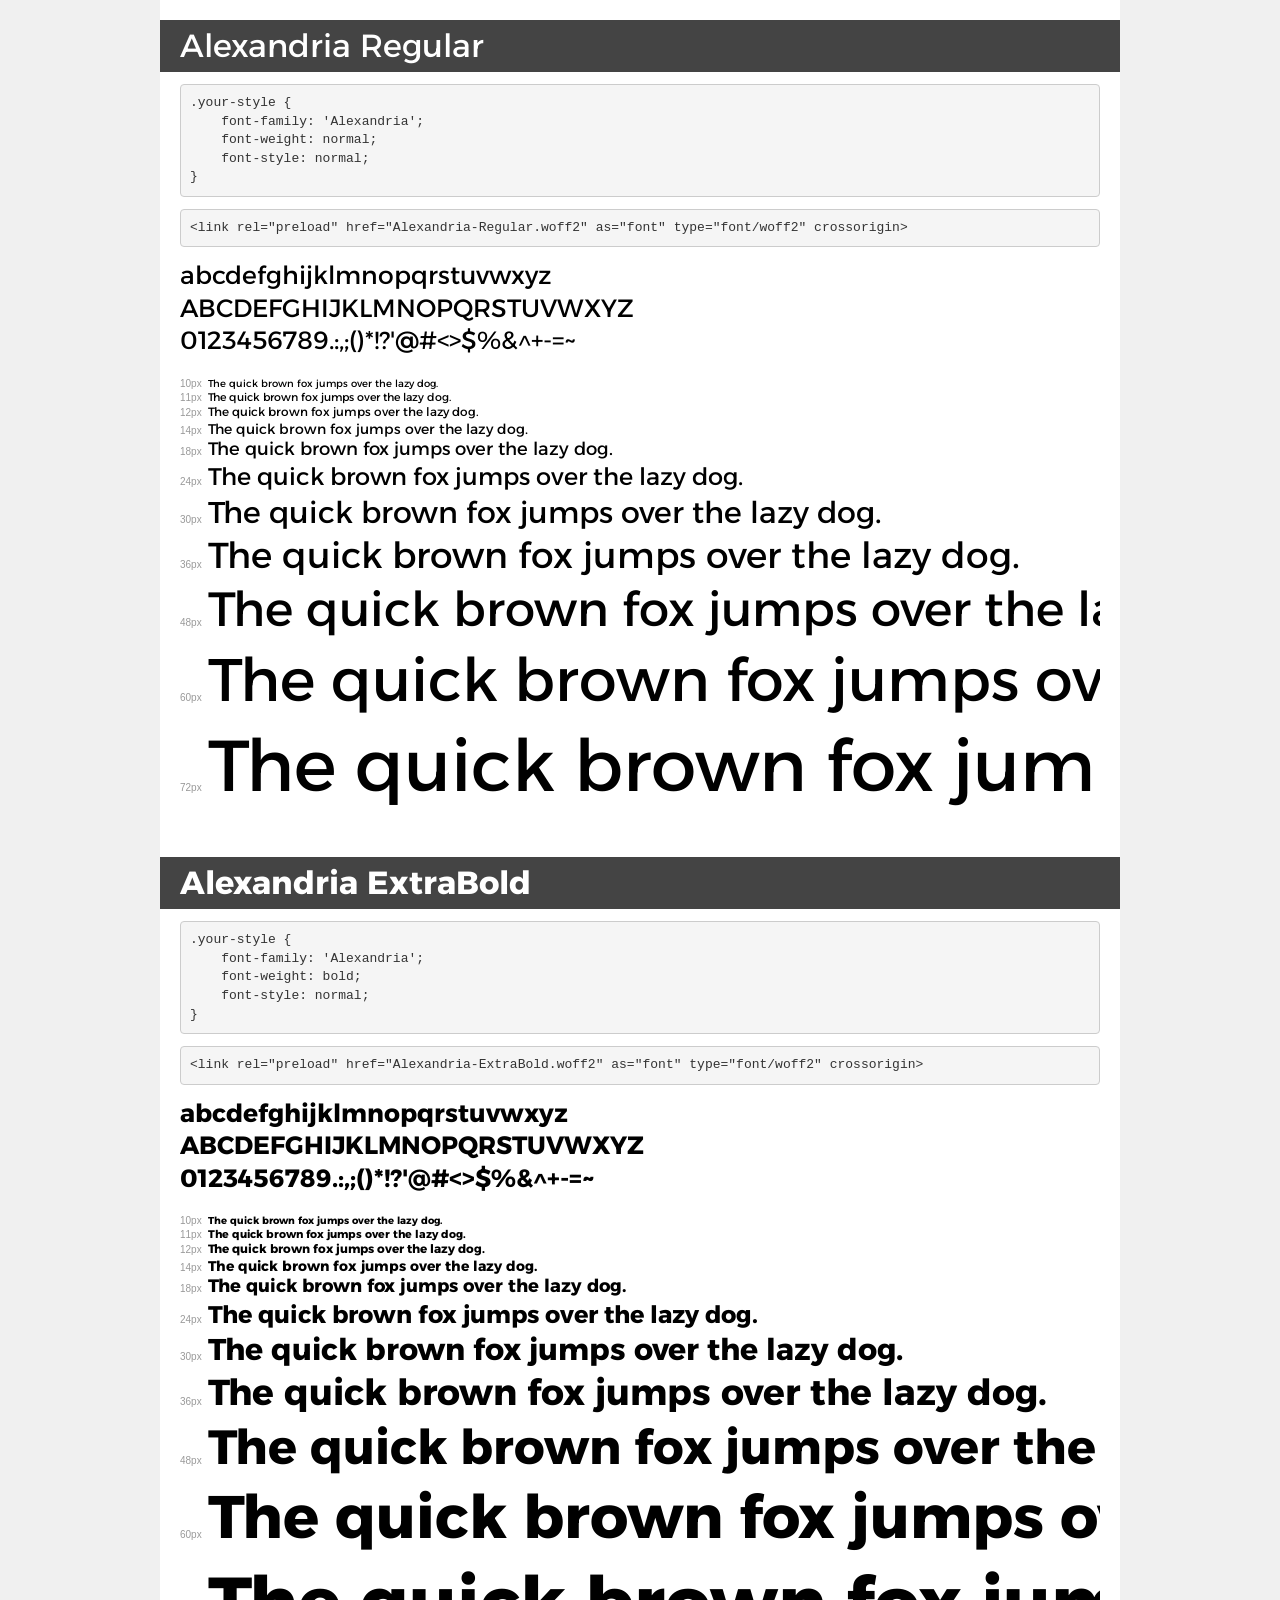
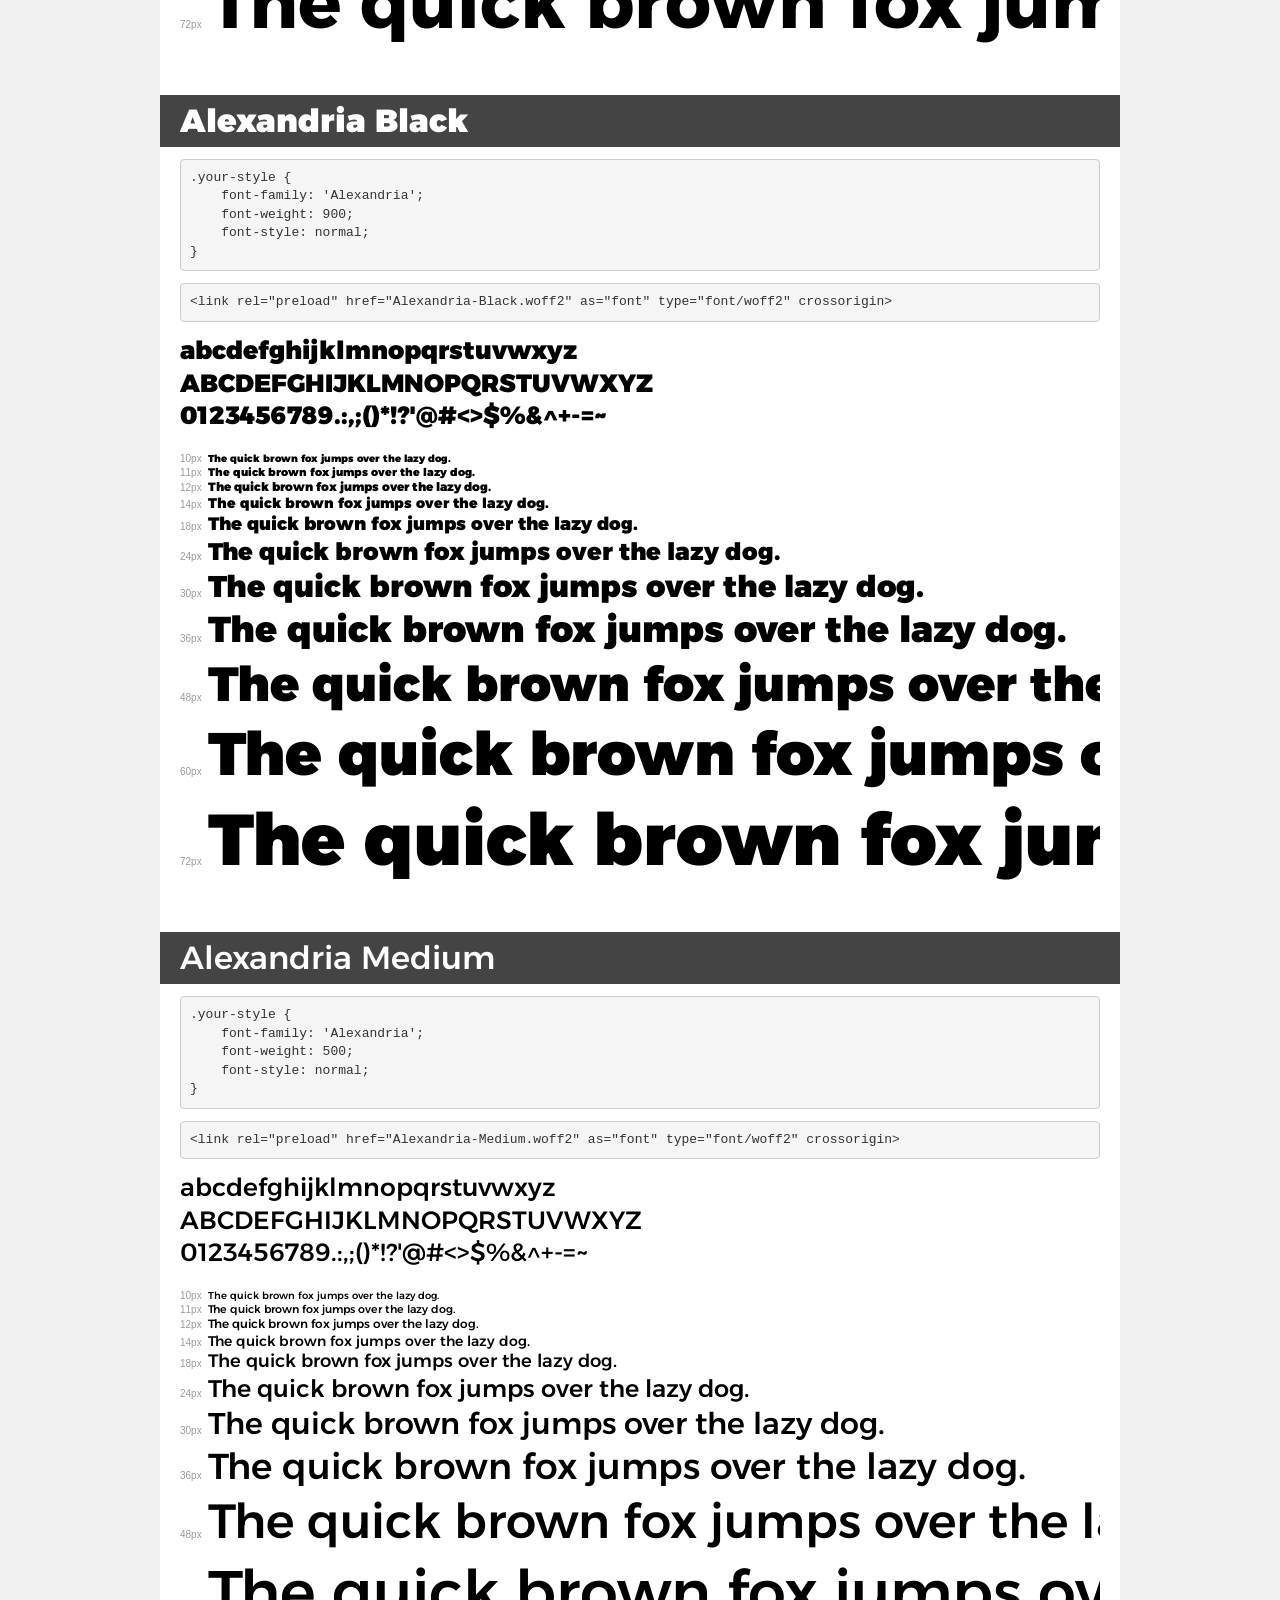
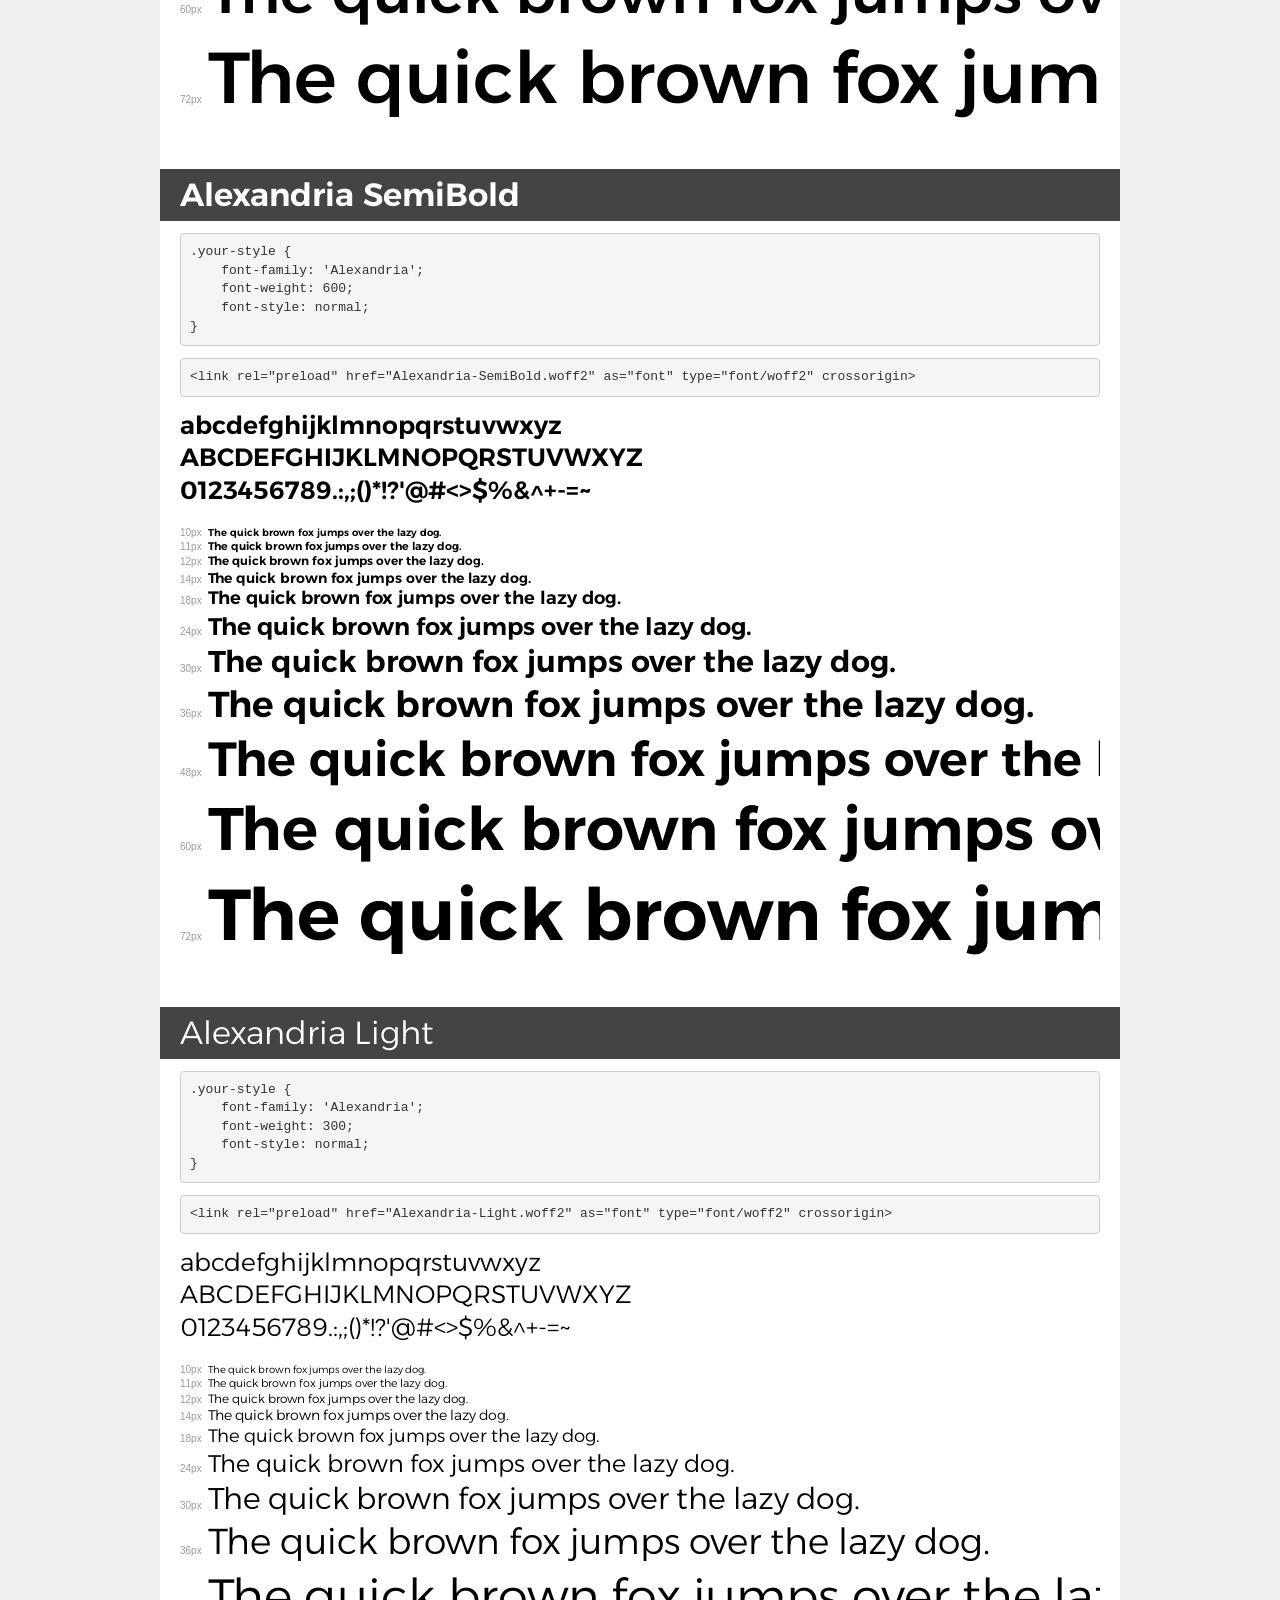
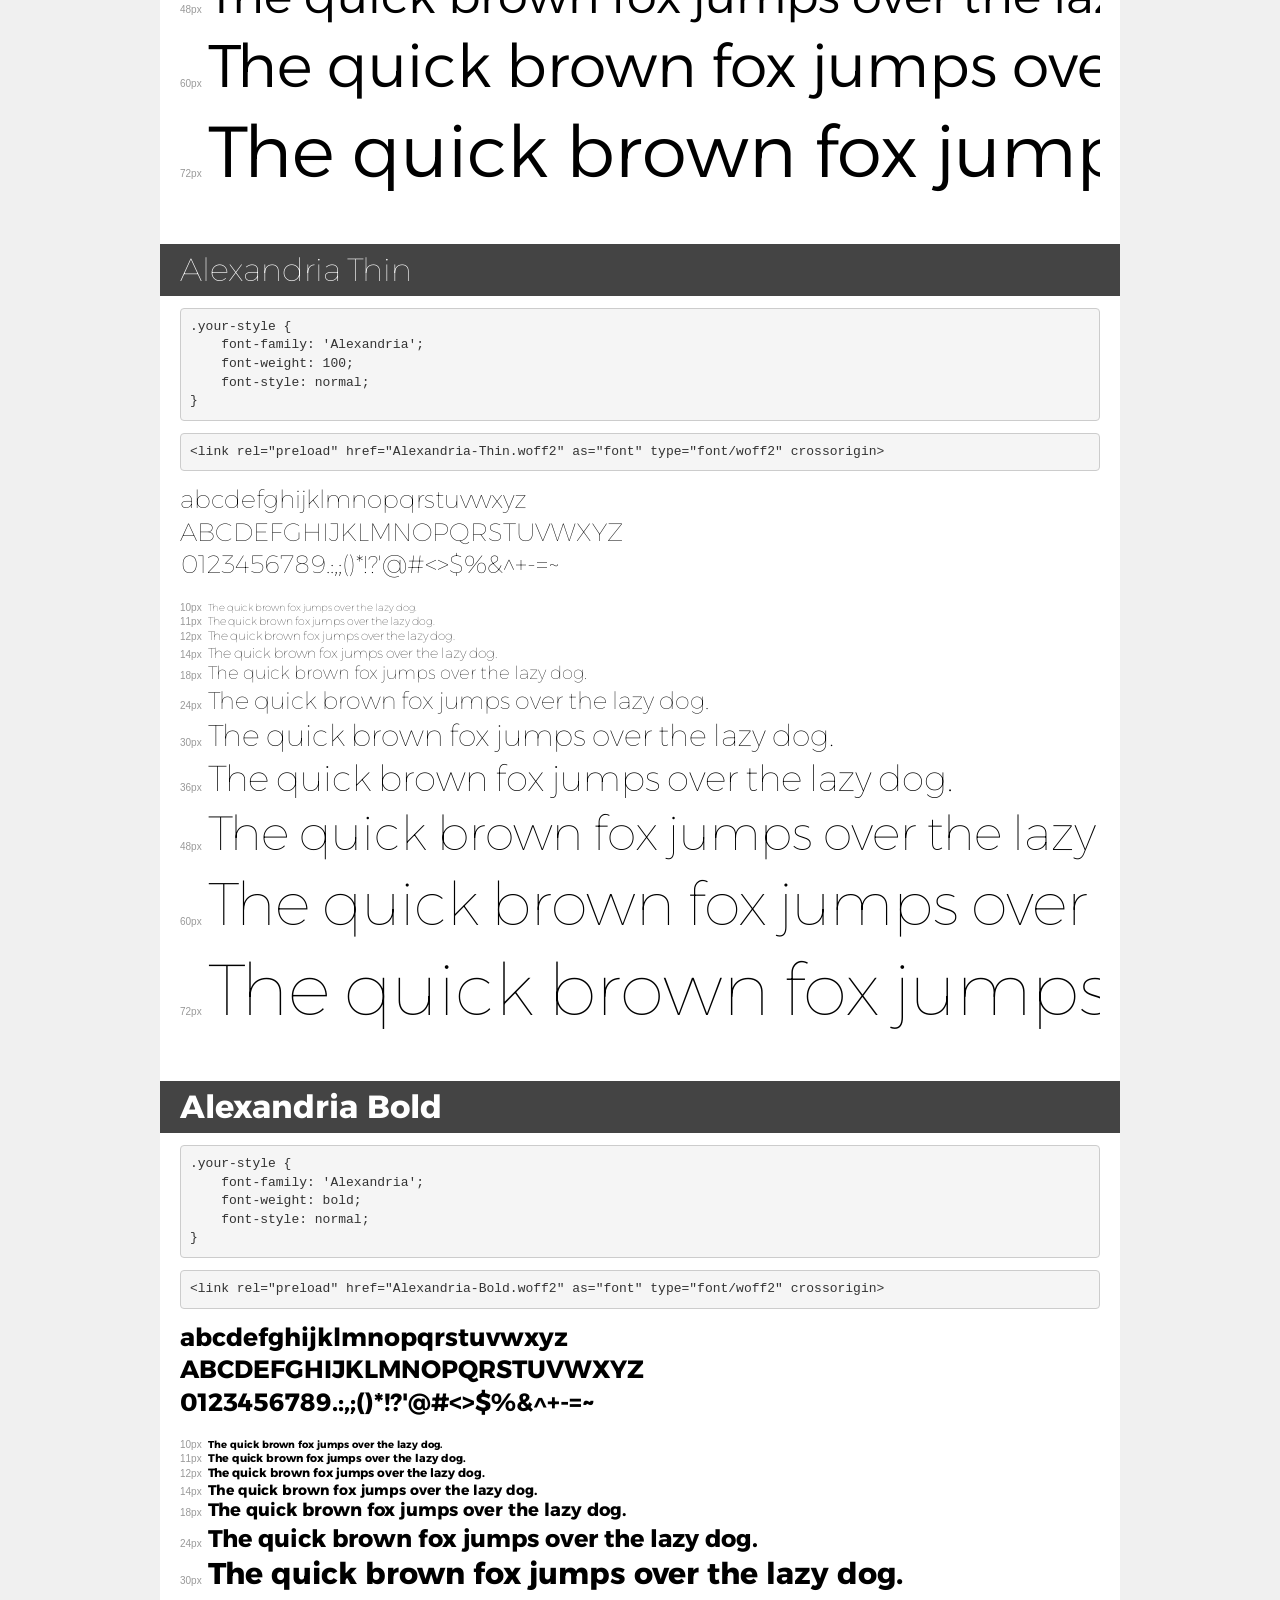
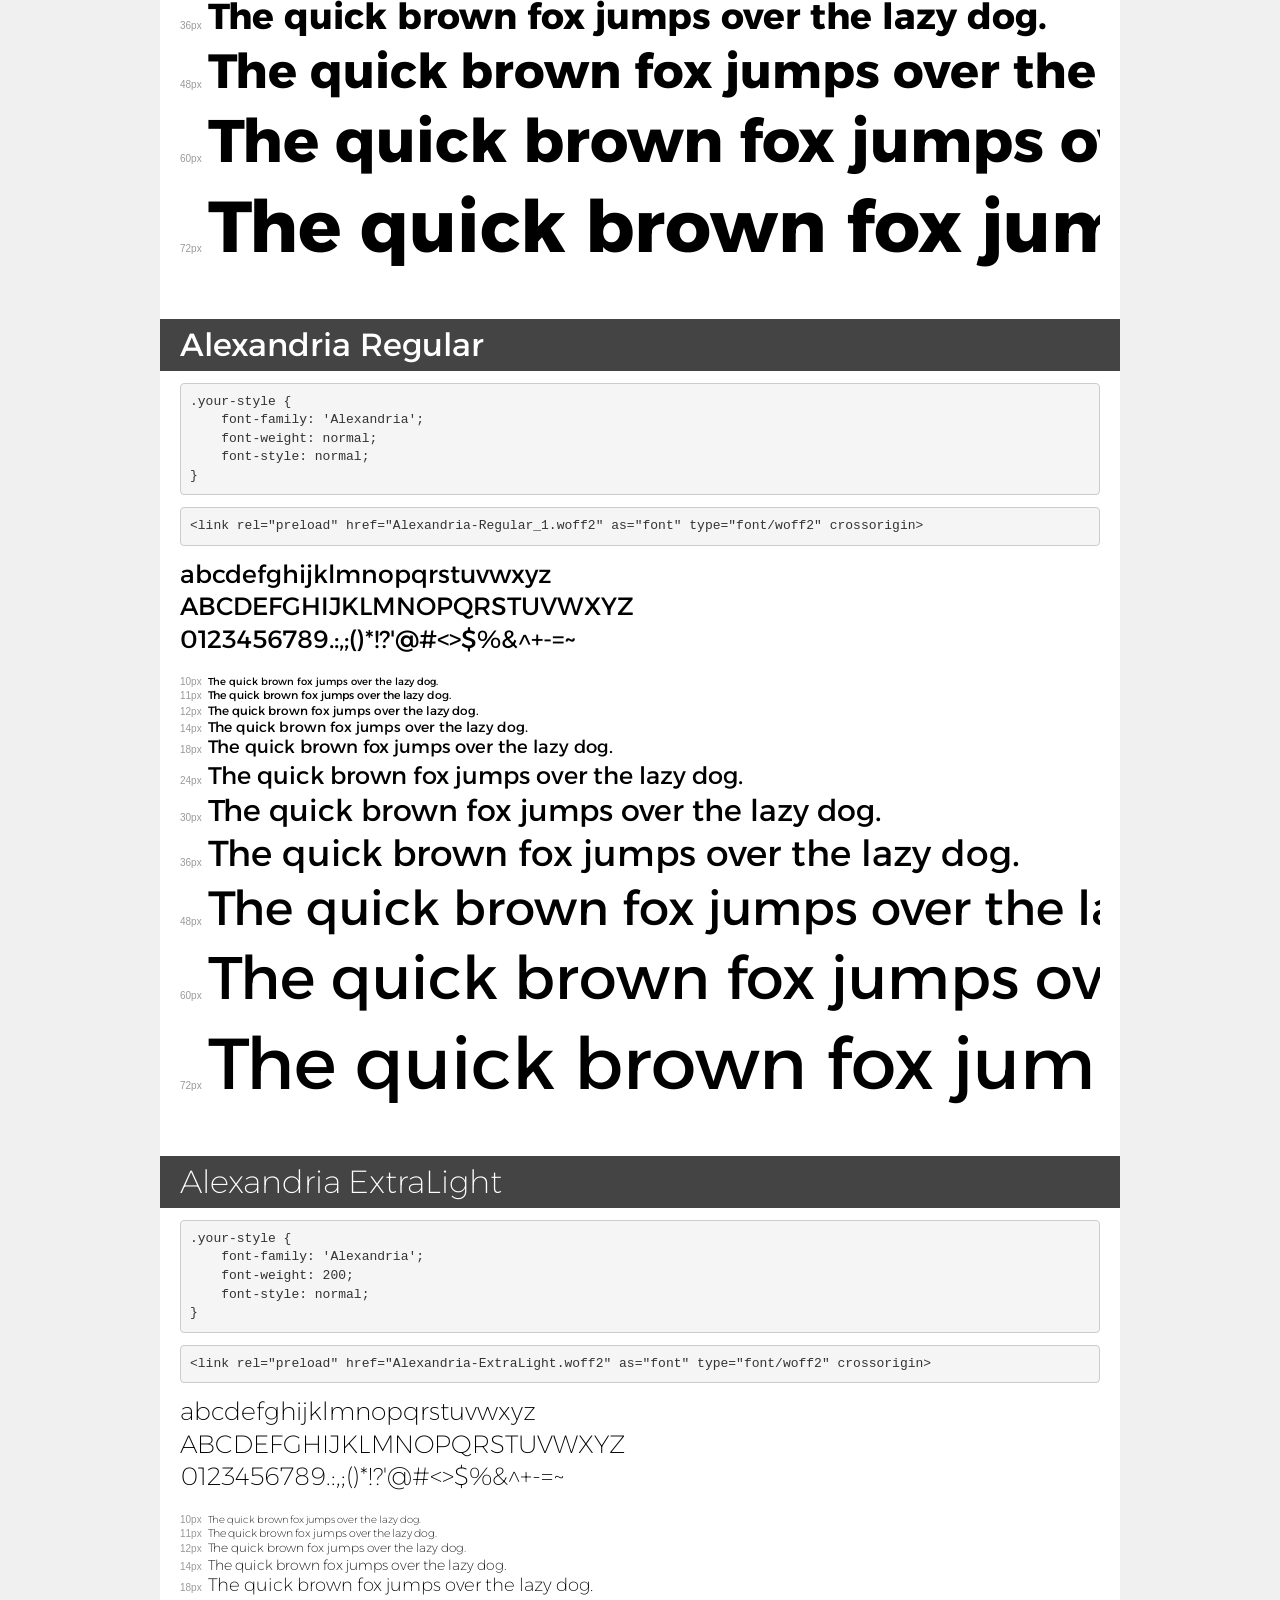
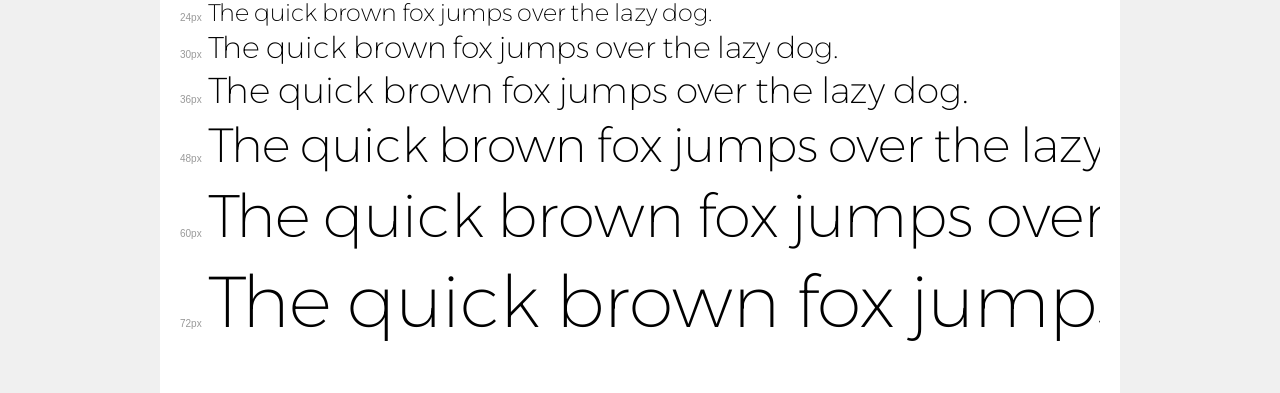
<file: assets/fonts/Alexandria/demo.html>
<!DOCTYPE html>
<html lang="en">
<head>
    <meta charset="utf-8">
    <meta http-equiv="X-UA-Compatible" content="IE=edge">
    <meta name="viewport" content="width=device-width, initial-scale=1">
    <meta name="robots" content="noindex, noarchive">
    <meta name="format-detection" content="telephone=no">
    <title>Transfonter demo</title>
    <link href="stylesheet.css" rel="stylesheet">
    <style>
        /*
        http://meyerweb.com/eric/tools/css/reset/
        v2.0 | 20110126
        License: none (public domain)
        */
        html, body, div, span, applet, object, iframe,
        h1, h2, h3, h4, h5, h6, p, blockquote, pre,
        a, abbr, acronym, address, big, cite, code,
        del, dfn, em, img, ins, kbd, q, s, samp,
        small, strike, strong, sub, sup, tt, var,
        b, u, i, center,
        dl, dt, dd, ol, ul, li,
        fieldset, form, label, legend,
        table, caption, tbody, tfoot, thead, tr, th, td,
        article, aside, canvas, details, embed,
        figure, figcaption, footer, header, hgroup,
        menu, nav, output, ruby, section, summary,
        time, mark, audio, video {
            margin: 0;
            padding: 0;
            border: 0;
            font-size: 100%;
            font: inherit;
            vertical-align: baseline;
        }
        /* HTML5 display-role reset for older browsers */
        article, aside, details, figcaption, figure,
        footer, header, hgroup, menu, nav, section {
            display: block;
        }
        body {
            line-height: 1;
        }
        ol, ul {
            list-style: none;
        }
        blockquote, q {
            quotes: none;
        }
        blockquote:before, blockquote:after,
        q:before, q:after {
            content: '';
            content: none;
        }
        table {
            border-collapse: collapse;
            border-spacing: 0;
        }
        /* demo styles */
        body {
            background: #f0f0f0;
            color: #000;
        }
        .page {
            background: #fff;
            width: 920px;
            margin: 0 auto;
            padding: 20px 20px 0 20px;
            overflow: hidden;
        }
        .font-container {
            overflow-x: auto;
            overflow-y: hidden;
            margin-bottom: 40px;
            line-height: 1.3;
            white-space: nowrap;
            padding-bottom: 5px;
        }
        h1 {
            position: relative;
            background: #444;
            font-size: 32px;
            color: #fff;
            padding: 10px 20px;
            margin: 0 -20px 12px -20px;
        }
        .letters {
            font-size: 25px;
            margin-bottom: 20px;
        }
        .s10:before {
            content: '10px';
        }
        .s11:before {
            content: '11px';
        }
        .s12:before {
            content: '12px';
        }
        .s14:before {
            content: '14px';
        }
        .s18:before {
            content: '18px';
        }
        .s24:before {
            content: '24px';
        }
        .s30:before {
            content: '30px';
        }
        .s36:before {
            content: '36px';
        }
        .s48:before {
            content: '48px';
        }
        .s60:before {
            content: '60px';
        }
        .s72:before {
            content: '72px';
        }
        .s10:before, .s11:before, .s12:before, .s14:before,
        .s18:before, .s24:before, .s30:before, .s36:before,
        .s48:before, .s60:before, .s72:before {
            font-family: Arial, sans-serif;
            font-size: 10px;
            font-weight: normal;
            font-style: normal;
            color: #999;
            padding-right: 6px;
        }
        pre {
            display: block;
            padding: 9px;
            margin: 0 0 12px;
            font-family: Monaco, Menlo, Consolas, "Courier New", monospace;
            font-size: 13px;
            line-height: 1.428571429;
            color: #333;
            font-weight: normal;
            font-style: normal;
            background-color: #f5f5f5;
            border: 1px solid #ccc;
            overflow-x: auto;
            border-radius: 4px;
        }
        /* responsive */
        @media (max-width: 959px) {
            .page {
                width: auto;
                margin: 0;
            }
        }
    </style>
</head>
<body>
<div class="page">
    <div class="demo">
        <h1 style="font-family: 'Alexandria'; font-weight: normal; font-style: normal;">Alexandria Regular</h1>
        <pre title="Usage">.your-style {
    font-family: 'Alexandria';
    font-weight: normal;
    font-style: normal;
}</pre>
        <pre title="Preload (optional)">
&lt;link rel=&quot;preload&quot; href=&quot;Alexandria-Regular.woff2&quot; as=&quot;font&quot; type=&quot;font/woff2&quot; crossorigin&gt;</pre>
        <div class="font-container" style="font-family: 'Alexandria'; font-weight: normal; font-style: normal;">
            <p class="letters">
                abcdefghijklmnopqrstuvwxyz<br>
ABCDEFGHIJKLMNOPQRSTUVWXYZ<br>
                0123456789.:,;()*!?'@#&lt;&gt;$%&^+-=~
            </p>
            <p class="s10" style="font-size: 10px;">The quick brown fox jumps over the lazy dog.</p>
            <p class="s11" style="font-size: 11px;">The quick brown fox jumps over the lazy dog.</p>
            <p class="s12" style="font-size: 12px;">The quick brown fox jumps over the lazy dog.</p>
            <p class="s14" style="font-size: 14px;">The quick brown fox jumps over the lazy dog.</p>
            <p class="s18" style="font-size: 18px;">The quick brown fox jumps over the lazy dog.</p>
            <p class="s24" style="font-size: 24px;">The quick brown fox jumps over the lazy dog.</p>
            <p class="s30" style="font-size: 30px;">The quick brown fox jumps over the lazy dog.</p>
            <p class="s36" style="font-size: 36px;">The quick brown fox jumps over the lazy dog.</p>
            <p class="s48" style="font-size: 48px;">The quick brown fox jumps over the lazy dog.</p>
            <p class="s60" style="font-size: 60px;">The quick brown fox jumps over the lazy dog.</p>
            <p class="s72" style="font-size: 72px;">The quick brown fox jumps over the lazy dog.</p>
        </div>
    </div>

    <div class="demo">
        <h1 style="font-family: 'Alexandria'; font-weight: bold; font-style: normal;">Alexandria ExtraBold</h1>
        <pre title="Usage">.your-style {
    font-family: 'Alexandria';
    font-weight: bold;
    font-style: normal;
}</pre>
        <pre title="Preload (optional)">
&lt;link rel=&quot;preload&quot; href=&quot;Alexandria-ExtraBold.woff2&quot; as=&quot;font&quot; type=&quot;font/woff2&quot; crossorigin&gt;</pre>
        <div class="font-container" style="font-family: 'Alexandria'; font-weight: bold; font-style: normal;">
            <p class="letters">
                abcdefghijklmnopqrstuvwxyz<br>
ABCDEFGHIJKLMNOPQRSTUVWXYZ<br>
                0123456789.:,;()*!?'@#&lt;&gt;$%&^+-=~
            </p>
            <p class="s10" style="font-size: 10px;">The quick brown fox jumps over the lazy dog.</p>
            <p class="s11" style="font-size: 11px;">The quick brown fox jumps over the lazy dog.</p>
            <p class="s12" style="font-size: 12px;">The quick brown fox jumps over the lazy dog.</p>
            <p class="s14" style="font-size: 14px;">The quick brown fox jumps over the lazy dog.</p>
            <p class="s18" style="font-size: 18px;">The quick brown fox jumps over the lazy dog.</p>
            <p class="s24" style="font-size: 24px;">The quick brown fox jumps over the lazy dog.</p>
            <p class="s30" style="font-size: 30px;">The quick brown fox jumps over the lazy dog.</p>
            <p class="s36" style="font-size: 36px;">The quick brown fox jumps over the lazy dog.</p>
            <p class="s48" style="font-size: 48px;">The quick brown fox jumps over the lazy dog.</p>
            <p class="s60" style="font-size: 60px;">The quick brown fox jumps over the lazy dog.</p>
            <p class="s72" style="font-size: 72px;">The quick brown fox jumps over the lazy dog.</p>
        </div>
    </div>

    <div class="demo">
        <h1 style="font-family: 'Alexandria'; font-weight: 900; font-style: normal;">Alexandria Black</h1>
        <pre title="Usage">.your-style {
    font-family: 'Alexandria';
    font-weight: 900;
    font-style: normal;
}</pre>
        <pre title="Preload (optional)">
&lt;link rel=&quot;preload&quot; href=&quot;Alexandria-Black.woff2&quot; as=&quot;font&quot; type=&quot;font/woff2&quot; crossorigin&gt;</pre>
        <div class="font-container" style="font-family: 'Alexandria'; font-weight: 900; font-style: normal;">
            <p class="letters">
                abcdefghijklmnopqrstuvwxyz<br>
ABCDEFGHIJKLMNOPQRSTUVWXYZ<br>
                0123456789.:,;()*!?'@#&lt;&gt;$%&^+-=~
            </p>
            <p class="s10" style="font-size: 10px;">The quick brown fox jumps over the lazy dog.</p>
            <p class="s11" style="font-size: 11px;">The quick brown fox jumps over the lazy dog.</p>
            <p class="s12" style="font-size: 12px;">The quick brown fox jumps over the lazy dog.</p>
            <p class="s14" style="font-size: 14px;">The quick brown fox jumps over the lazy dog.</p>
            <p class="s18" style="font-size: 18px;">The quick brown fox jumps over the lazy dog.</p>
            <p class="s24" style="font-size: 24px;">The quick brown fox jumps over the lazy dog.</p>
            <p class="s30" style="font-size: 30px;">The quick brown fox jumps over the lazy dog.</p>
            <p class="s36" style="font-size: 36px;">The quick brown fox jumps over the lazy dog.</p>
            <p class="s48" style="font-size: 48px;">The quick brown fox jumps over the lazy dog.</p>
            <p class="s60" style="font-size: 60px;">The quick brown fox jumps over the lazy dog.</p>
            <p class="s72" style="font-size: 72px;">The quick brown fox jumps over the lazy dog.</p>
        </div>
    </div>

    <div class="demo">
        <h1 style="font-family: 'Alexandria'; font-weight: 500; font-style: normal;">Alexandria Medium</h1>
        <pre title="Usage">.your-style {
    font-family: 'Alexandria';
    font-weight: 500;
    font-style: normal;
}</pre>
        <pre title="Preload (optional)">
&lt;link rel=&quot;preload&quot; href=&quot;Alexandria-Medium.woff2&quot; as=&quot;font&quot; type=&quot;font/woff2&quot; crossorigin&gt;</pre>
        <div class="font-container" style="font-family: 'Alexandria'; font-weight: 500; font-style: normal;">
            <p class="letters">
                abcdefghijklmnopqrstuvwxyz<br>
ABCDEFGHIJKLMNOPQRSTUVWXYZ<br>
                0123456789.:,;()*!?'@#&lt;&gt;$%&^+-=~
            </p>
            <p class="s10" style="font-size: 10px;">The quick brown fox jumps over the lazy dog.</p>
            <p class="s11" style="font-size: 11px;">The quick brown fox jumps over the lazy dog.</p>
            <p class="s12" style="font-size: 12px;">The quick brown fox jumps over the lazy dog.</p>
            <p class="s14" style="font-size: 14px;">The quick brown fox jumps over the lazy dog.</p>
            <p class="s18" style="font-size: 18px;">The quick brown fox jumps over the lazy dog.</p>
            <p class="s24" style="font-size: 24px;">The quick brown fox jumps over the lazy dog.</p>
            <p class="s30" style="font-size: 30px;">The quick brown fox jumps over the lazy dog.</p>
            <p class="s36" style="font-size: 36px;">The quick brown fox jumps over the lazy dog.</p>
            <p class="s48" style="font-size: 48px;">The quick brown fox jumps over the lazy dog.</p>
            <p class="s60" style="font-size: 60px;">The quick brown fox jumps over the lazy dog.</p>
            <p class="s72" style="font-size: 72px;">The quick brown fox jumps over the lazy dog.</p>
        </div>
    </div>

    <div class="demo">
        <h1 style="font-family: 'Alexandria'; font-weight: 600; font-style: normal;">Alexandria SemiBold</h1>
        <pre title="Usage">.your-style {
    font-family: 'Alexandria';
    font-weight: 600;
    font-style: normal;
}</pre>
        <pre title="Preload (optional)">
&lt;link rel=&quot;preload&quot; href=&quot;Alexandria-SemiBold.woff2&quot; as=&quot;font&quot; type=&quot;font/woff2&quot; crossorigin&gt;</pre>
        <div class="font-container" style="font-family: 'Alexandria'; font-weight: 600; font-style: normal;">
            <p class="letters">
                abcdefghijklmnopqrstuvwxyz<br>
ABCDEFGHIJKLMNOPQRSTUVWXYZ<br>
                0123456789.:,;()*!?'@#&lt;&gt;$%&^+-=~
            </p>
            <p class="s10" style="font-size: 10px;">The quick brown fox jumps over the lazy dog.</p>
            <p class="s11" style="font-size: 11px;">The quick brown fox jumps over the lazy dog.</p>
            <p class="s12" style="font-size: 12px;">The quick brown fox jumps over the lazy dog.</p>
            <p class="s14" style="font-size: 14px;">The quick brown fox jumps over the lazy dog.</p>
            <p class="s18" style="font-size: 18px;">The quick brown fox jumps over the lazy dog.</p>
            <p class="s24" style="font-size: 24px;">The quick brown fox jumps over the lazy dog.</p>
            <p class="s30" style="font-size: 30px;">The quick brown fox jumps over the lazy dog.</p>
            <p class="s36" style="font-size: 36px;">The quick brown fox jumps over the lazy dog.</p>
            <p class="s48" style="font-size: 48px;">The quick brown fox jumps over the lazy dog.</p>
            <p class="s60" style="font-size: 60px;">The quick brown fox jumps over the lazy dog.</p>
            <p class="s72" style="font-size: 72px;">The quick brown fox jumps over the lazy dog.</p>
        </div>
    </div>

    <div class="demo">
        <h1 style="font-family: 'Alexandria'; font-weight: 300; font-style: normal;">Alexandria Light</h1>
        <pre title="Usage">.your-style {
    font-family: 'Alexandria';
    font-weight: 300;
    font-style: normal;
}</pre>
        <pre title="Preload (optional)">
&lt;link rel=&quot;preload&quot; href=&quot;Alexandria-Light.woff2&quot; as=&quot;font&quot; type=&quot;font/woff2&quot; crossorigin&gt;</pre>
        <div class="font-container" style="font-family: 'Alexandria'; font-weight: 300; font-style: normal;">
            <p class="letters">
                abcdefghijklmnopqrstuvwxyz<br>
ABCDEFGHIJKLMNOPQRSTUVWXYZ<br>
                0123456789.:,;()*!?'@#&lt;&gt;$%&^+-=~
            </p>
            <p class="s10" style="font-size: 10px;">The quick brown fox jumps over the lazy dog.</p>
            <p class="s11" style="font-size: 11px;">The quick brown fox jumps over the lazy dog.</p>
            <p class="s12" style="font-size: 12px;">The quick brown fox jumps over the lazy dog.</p>
            <p class="s14" style="font-size: 14px;">The quick brown fox jumps over the lazy dog.</p>
            <p class="s18" style="font-size: 18px;">The quick brown fox jumps over the lazy dog.</p>
            <p class="s24" style="font-size: 24px;">The quick brown fox jumps over the lazy dog.</p>
            <p class="s30" style="font-size: 30px;">The quick brown fox jumps over the lazy dog.</p>
            <p class="s36" style="font-size: 36px;">The quick brown fox jumps over the lazy dog.</p>
            <p class="s48" style="font-size: 48px;">The quick brown fox jumps over the lazy dog.</p>
            <p class="s60" style="font-size: 60px;">The quick brown fox jumps over the lazy dog.</p>
            <p class="s72" style="font-size: 72px;">The quick brown fox jumps over the lazy dog.</p>
        </div>
    </div>

    <div class="demo">
        <h1 style="font-family: 'Alexandria'; font-weight: 100; font-style: normal;">Alexandria Thin</h1>
        <pre title="Usage">.your-style {
    font-family: 'Alexandria';
    font-weight: 100;
    font-style: normal;
}</pre>
        <pre title="Preload (optional)">
&lt;link rel=&quot;preload&quot; href=&quot;Alexandria-Thin.woff2&quot; as=&quot;font&quot; type=&quot;font/woff2&quot; crossorigin&gt;</pre>
        <div class="font-container" style="font-family: 'Alexandria'; font-weight: 100; font-style: normal;">
            <p class="letters">
                abcdefghijklmnopqrstuvwxyz<br>
ABCDEFGHIJKLMNOPQRSTUVWXYZ<br>
                0123456789.:,;()*!?'@#&lt;&gt;$%&^+-=~
            </p>
            <p class="s10" style="font-size: 10px;">The quick brown fox jumps over the lazy dog.</p>
            <p class="s11" style="font-size: 11px;">The quick brown fox jumps over the lazy dog.</p>
            <p class="s12" style="font-size: 12px;">The quick brown fox jumps over the lazy dog.</p>
            <p class="s14" style="font-size: 14px;">The quick brown fox jumps over the lazy dog.</p>
            <p class="s18" style="font-size: 18px;">The quick brown fox jumps over the lazy dog.</p>
            <p class="s24" style="font-size: 24px;">The quick brown fox jumps over the lazy dog.</p>
            <p class="s30" style="font-size: 30px;">The quick brown fox jumps over the lazy dog.</p>
            <p class="s36" style="font-size: 36px;">The quick brown fox jumps over the lazy dog.</p>
            <p class="s48" style="font-size: 48px;">The quick brown fox jumps over the lazy dog.</p>
            <p class="s60" style="font-size: 60px;">The quick brown fox jumps over the lazy dog.</p>
            <p class="s72" style="font-size: 72px;">The quick brown fox jumps over the lazy dog.</p>
        </div>
    </div>

    <div class="demo">
        <h1 style="font-family: 'Alexandria'; font-weight: bold; font-style: normal;">Alexandria Bold</h1>
        <pre title="Usage">.your-style {
    font-family: 'Alexandria';
    font-weight: bold;
    font-style: normal;
}</pre>
        <pre title="Preload (optional)">
&lt;link rel=&quot;preload&quot; href=&quot;Alexandria-Bold.woff2&quot; as=&quot;font&quot; type=&quot;font/woff2&quot; crossorigin&gt;</pre>
        <div class="font-container" style="font-family: 'Alexandria'; font-weight: bold; font-style: normal;">
            <p class="letters">
                abcdefghijklmnopqrstuvwxyz<br>
ABCDEFGHIJKLMNOPQRSTUVWXYZ<br>
                0123456789.:,;()*!?'@#&lt;&gt;$%&^+-=~
            </p>
            <p class="s10" style="font-size: 10px;">The quick brown fox jumps over the lazy dog.</p>
            <p class="s11" style="font-size: 11px;">The quick brown fox jumps over the lazy dog.</p>
            <p class="s12" style="font-size: 12px;">The quick brown fox jumps over the lazy dog.</p>
            <p class="s14" style="font-size: 14px;">The quick brown fox jumps over the lazy dog.</p>
            <p class="s18" style="font-size: 18px;">The quick brown fox jumps over the lazy dog.</p>
            <p class="s24" style="font-size: 24px;">The quick brown fox jumps over the lazy dog.</p>
            <p class="s30" style="font-size: 30px;">The quick brown fox jumps over the lazy dog.</p>
            <p class="s36" style="font-size: 36px;">The quick brown fox jumps over the lazy dog.</p>
            <p class="s48" style="font-size: 48px;">The quick brown fox jumps over the lazy dog.</p>
            <p class="s60" style="font-size: 60px;">The quick brown fox jumps over the lazy dog.</p>
            <p class="s72" style="font-size: 72px;">The quick brown fox jumps over the lazy dog.</p>
        </div>
    </div>

    <div class="demo">
        <h1 style="font-family: 'Alexandria'; font-weight: normal; font-style: normal;">Alexandria Regular</h1>
        <pre title="Usage">.your-style {
    font-family: 'Alexandria';
    font-weight: normal;
    font-style: normal;
}</pre>
        <pre title="Preload (optional)">
&lt;link rel=&quot;preload&quot; href=&quot;Alexandria-Regular_1.woff2&quot; as=&quot;font&quot; type=&quot;font/woff2&quot; crossorigin&gt;</pre>
        <div class="font-container" style="font-family: 'Alexandria'; font-weight: normal; font-style: normal;">
            <p class="letters">
                abcdefghijklmnopqrstuvwxyz<br>
ABCDEFGHIJKLMNOPQRSTUVWXYZ<br>
                0123456789.:,;()*!?'@#&lt;&gt;$%&^+-=~
            </p>
            <p class="s10" style="font-size: 10px;">The quick brown fox jumps over the lazy dog.</p>
            <p class="s11" style="font-size: 11px;">The quick brown fox jumps over the lazy dog.</p>
            <p class="s12" style="font-size: 12px;">The quick brown fox jumps over the lazy dog.</p>
            <p class="s14" style="font-size: 14px;">The quick brown fox jumps over the lazy dog.</p>
            <p class="s18" style="font-size: 18px;">The quick brown fox jumps over the lazy dog.</p>
            <p class="s24" style="font-size: 24px;">The quick brown fox jumps over the lazy dog.</p>
            <p class="s30" style="font-size: 30px;">The quick brown fox jumps over the lazy dog.</p>
            <p class="s36" style="font-size: 36px;">The quick brown fox jumps over the lazy dog.</p>
            <p class="s48" style="font-size: 48px;">The quick brown fox jumps over the lazy dog.</p>
            <p class="s60" style="font-size: 60px;">The quick brown fox jumps over the lazy dog.</p>
            <p class="s72" style="font-size: 72px;">The quick brown fox jumps over the lazy dog.</p>
        </div>
    </div>

    <div class="demo">
        <h1 style="font-family: 'Alexandria'; font-weight: 200; font-style: normal;">Alexandria ExtraLight</h1>
        <pre title="Usage">.your-style {
    font-family: 'Alexandria';
    font-weight: 200;
    font-style: normal;
}</pre>
        <pre title="Preload (optional)">
&lt;link rel=&quot;preload&quot; href=&quot;Alexandria-ExtraLight.woff2&quot; as=&quot;font&quot; type=&quot;font/woff2&quot; crossorigin&gt;</pre>
        <div class="font-container" style="font-family: 'Alexandria'; font-weight: 200; font-style: normal;">
            <p class="letters">
                abcdefghijklmnopqrstuvwxyz<br>
ABCDEFGHIJKLMNOPQRSTUVWXYZ<br>
                0123456789.:,;()*!?'@#&lt;&gt;$%&^+-=~
            </p>
            <p class="s10" style="font-size: 10px;">The quick brown fox jumps over the lazy dog.</p>
            <p class="s11" style="font-size: 11px;">The quick brown fox jumps over the lazy dog.</p>
            <p class="s12" style="font-size: 12px;">The quick brown fox jumps over the lazy dog.</p>
            <p class="s14" style="font-size: 14px;">The quick brown fox jumps over the lazy dog.</p>
            <p class="s18" style="font-size: 18px;">The quick brown fox jumps over the lazy dog.</p>
            <p class="s24" style="font-size: 24px;">The quick brown fox jumps over the lazy dog.</p>
            <p class="s30" style="font-size: 30px;">The quick brown fox jumps over the lazy dog.</p>
            <p class="s36" style="font-size: 36px;">The quick brown fox jumps over the lazy dog.</p>
            <p class="s48" style="font-size: 48px;">The quick brown fox jumps over the lazy dog.</p>
            <p class="s60" style="font-size: 60px;">The quick brown fox jumps over the lazy dog.</p>
            <p class="s72" style="font-size: 72px;">The quick brown fox jumps over the lazy dog.</p>
        </div>
    </div>

</div>
</body>
</html>
</file>
<file: assets/fonts/Alexandria/stylesheet.css>
@font-face {
    font-family: 'Alexandria';
    src: url('Alexandria-Regular.eot');
    src: url('Alexandria-Regular.eot?#iefix') format('embedded-opentype'),
        url('Alexandria-Regular.woff2') format('woff2'),
        url('Alexandria-Regular.woff') format('woff'),
        url('Alexandria-Regular.ttf') format('truetype'),
        url('Alexandria-Regular.svg#Alexandria-Regular') format('svg');
    font-weight: normal;
    font-style: normal;
    font-display: swap;
}

@font-face {
    font-family: 'Alexandria';
    src: url('Alexandria-ExtraBold.eot');
    src: url('Alexandria-ExtraBold.eot?#iefix') format('embedded-opentype'),
        url('Alexandria-ExtraBold.woff2') format('woff2'),
        url('Alexandria-ExtraBold.woff') format('woff'),
        url('Alexandria-ExtraBold.ttf') format('truetype'),
        url('Alexandria-ExtraBold.svg#Alexandria-ExtraBold') format('svg');
    font-weight: bold;
    font-style: normal;
    font-display: swap;
}

@font-face {
    font-family: 'Alexandria';
    src: url('Alexandria-Black.eot');
    src: url('Alexandria-Black.eot?#iefix') format('embedded-opentype'),
        url('Alexandria-Black.woff2') format('woff2'),
        url('Alexandria-Black.woff') format('woff'),
        url('Alexandria-Black.ttf') format('truetype'),
        url('Alexandria-Black.svg#Alexandria-Black') format('svg');
    font-weight: 900;
    font-style: normal;
    font-display: swap;
}

@font-face {
    font-family: 'Alexandria';
    src: url('Alexandria-Medium.eot');
    src: url('Alexandria-Medium.eot?#iefix') format('embedded-opentype'),
        url('Alexandria-Medium.woff2') format('woff2'),
        url('Alexandria-Medium.woff') format('woff'),
        url('Alexandria-Medium.ttf') format('truetype'),
        url('Alexandria-Medium.svg#Alexandria-Medium') format('svg');
    font-weight: 500;
    font-style: normal;
    font-display: swap;
}

@font-face {
    font-family: 'Alexandria';
    src: url('Alexandria-SemiBold.eot');
    src: url('Alexandria-SemiBold.eot?#iefix') format('embedded-opentype'),
        url('Alexandria-SemiBold.woff2') format('woff2'),
        url('Alexandria-SemiBold.woff') format('woff'),
        url('Alexandria-SemiBold.ttf') format('truetype'),
        url('Alexandria-SemiBold.svg#Alexandria-SemiBold') format('svg');
    font-weight: 600;
    font-style: normal;
    font-display: swap;
}

@font-face {
    font-family: 'Alexandria';
    src: url('Alexandria-Light.eot');
    src: url('Alexandria-Light.eot?#iefix') format('embedded-opentype'),
        url('Alexandria-Light.woff2') format('woff2'),
        url('Alexandria-Light.woff') format('woff'),
        url('Alexandria-Light.ttf') format('truetype'),
        url('Alexandria-Light.svg#Alexandria-Light') format('svg');
    font-weight: 300;
    font-style: normal;
    font-display: swap;
}

@font-face {
    font-family: 'Alexandria';
    src: url('Alexandria-Thin.eot');
    src: url('Alexandria-Thin.eot?#iefix') format('embedded-opentype'),
        url('Alexandria-Thin.woff2') format('woff2'),
        url('Alexandria-Thin.woff') format('woff'),
        url('Alexandria-Thin.ttf') format('truetype'),
        url('Alexandria-Thin.svg#Alexandria-Thin') format('svg');
    font-weight: 100;
    font-style: normal;
    font-display: swap;
}

@font-face {
    font-family: 'Alexandria';
    src: url('Alexandria-Bold.eot');
    src: url('Alexandria-Bold.eot?#iefix') format('embedded-opentype'),
        url('Alexandria-Bold.woff2') format('woff2'),
        url('Alexandria-Bold.woff') format('woff'),
        url('Alexandria-Bold.ttf') format('truetype'),
        url('Alexandria-Bold.svg#Alexandria-Bold') format('svg');
    font-weight: bold;
    font-style: normal;
    font-display: swap;
}

@font-face {
    font-family: 'Alexandria';
    src: url('Alexandria-Regular_1.eot');
    src: url('Alexandria-Regular_1.eot?#iefix') format('embedded-opentype'),
        url('Alexandria-Regular_1.woff2') format('woff2'),
        url('Alexandria-Regular_1.woff') format('woff'),
        url('Alexandria-Regular_1.ttf') format('truetype'),
        url('Alexandria-Regular_1.svg#Alexandria-Regular') format('svg');
    font-weight: normal;
    font-style: normal;
    font-display: swap;
}

@font-face {
    font-family: 'Alexandria';
    src: url('Alexandria-ExtraLight.eot');
    src: url('Alexandria-ExtraLight.eot?#iefix') format('embedded-opentype'),
        url('Alexandria-ExtraLight.woff2') format('woff2'),
        url('Alexandria-ExtraLight.woff') format('woff'),
        url('Alexandria-ExtraLight.ttf') format('truetype'),
        url('Alexandria-ExtraLight.svg#Alexandria-ExtraLight') format('svg');
    font-weight: 200;
    font-style: normal;
    font-display: swap;
}
</file>
